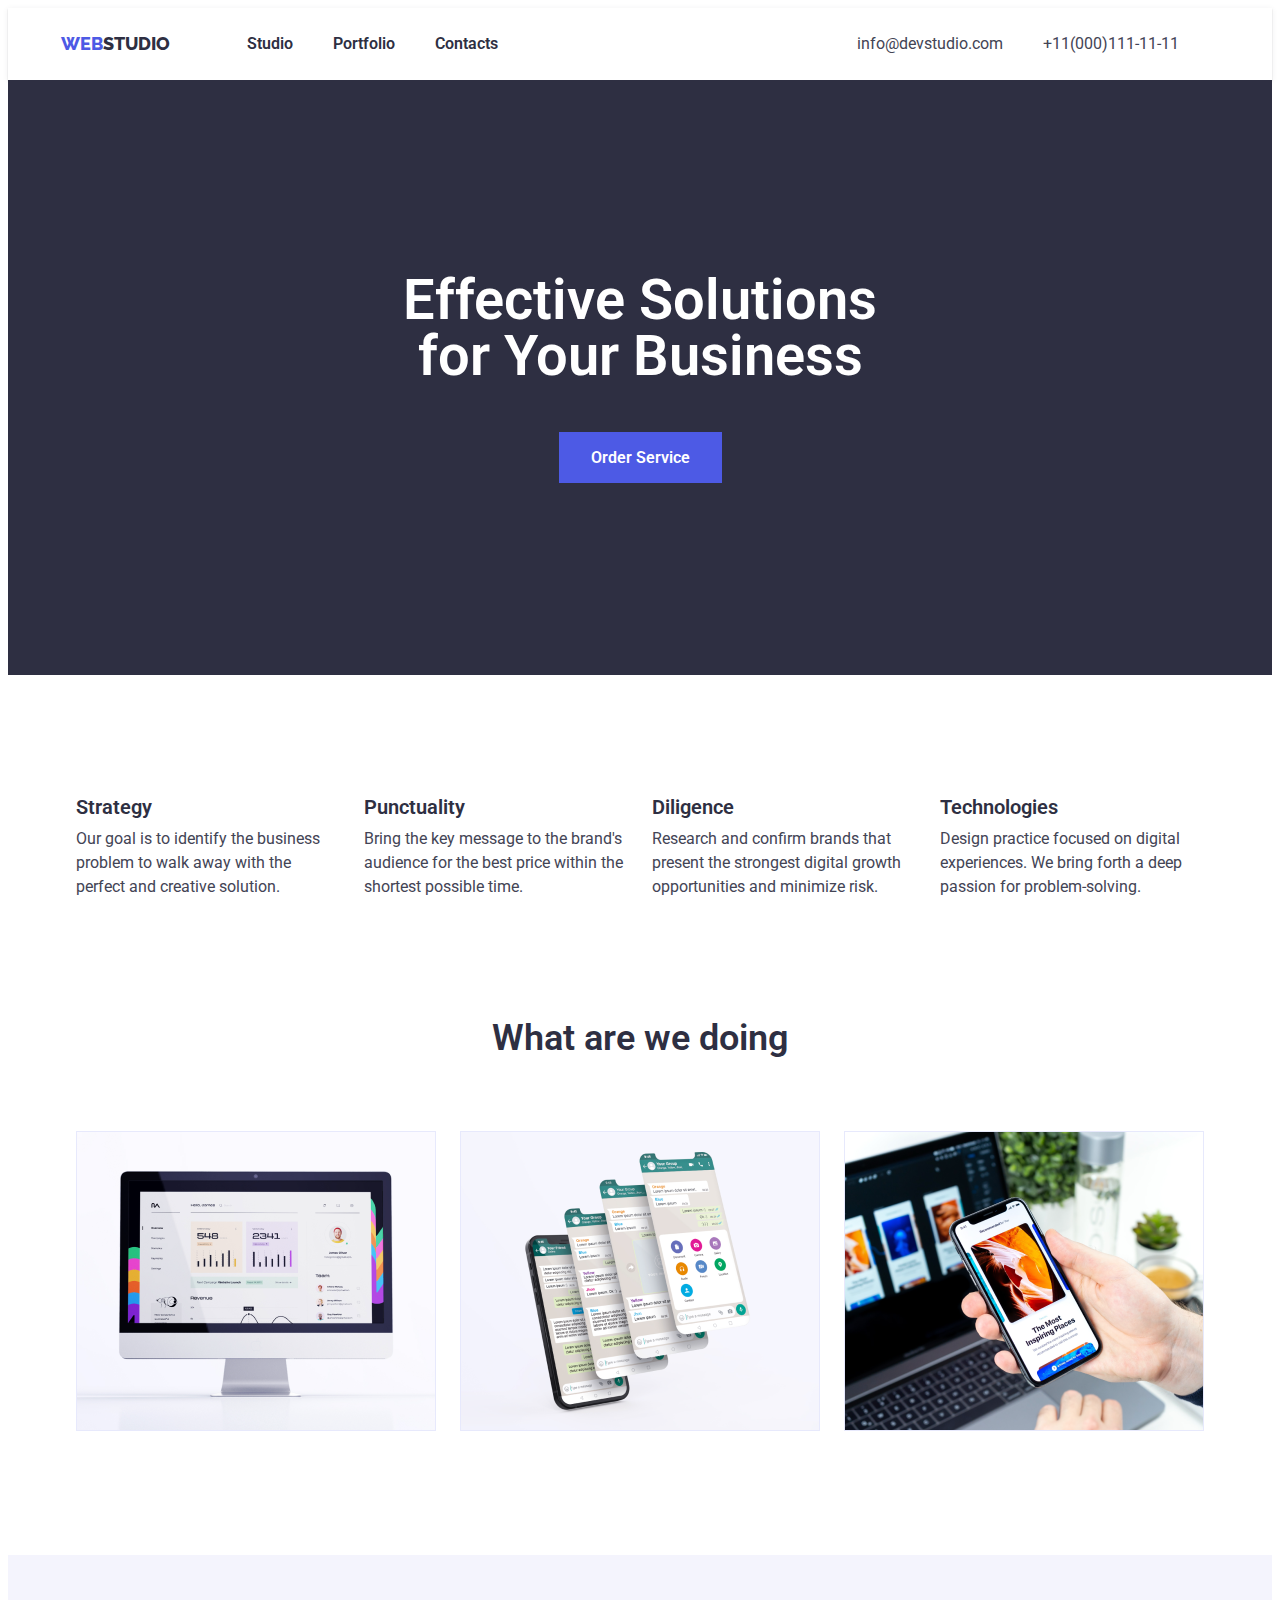
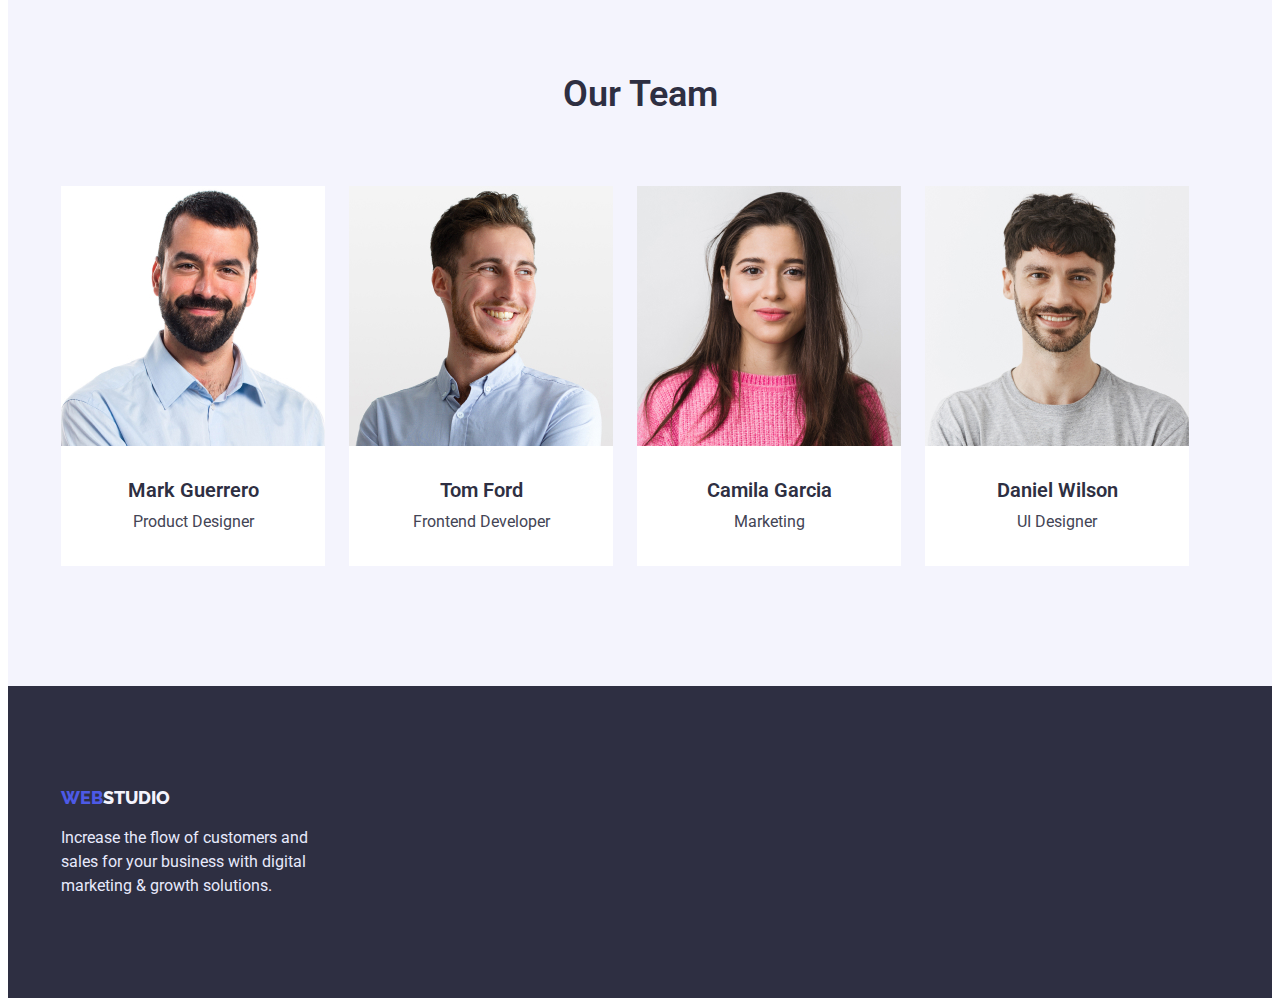
<file: index.html>
<!DOCTYPE html>
<html lang="en">
  <head>
    <meta charset="UTF-8" />
    <meta http-equiv="X-UA-Compatible" content="IE=edge" />
    <meta name="viewport" content="width=device-width, initial-scale=1.0" />
    <title>Document</title>
    <link href="https://fonts.googleapis.com/css2?family=Raleway:wght@800&family=Roboto:wght@400;500&display=swap" rel="stylesheet"/>
    <link rel="stylesheet" href="https://cdnjs.cloudflare.com/ajax/libs/modern-normalize/1.1.0/modern-normalize.min.css" integrity="sha512-wpPYUAdjBVSE4KJnH1VR1HeZfpl1ub8YT/NKx4PuQ5NmX2tKuGu6U/JRp5y+Y8XG2tV+wKQpNHVUX03MfMFn9Q==" crossorigin="anonymous" referrerpolicy="no-referrer" />
    <link rel="stylesheet" href="./css/styles.css"/>
  </head>
  <body>
    <header class="subject">
      <div class="conteiner">
      <nav  class="container-main_navi">
        <a href="#" class="logo-link"> <span class="logo">WEB</span>STUDIO</a>
        <ul style="list-style-type:none" class="list">
          <li class="header-list_items"><a href="#" class="list-studio">Studio</a></li>
          <li class="header-list_items"><a href="./portfolio.html" class="list-portfolio">Portfolio</a></li>
          <li class="header-list_items"><a href="#" class="list-contacts">Contacts</a></li>
        </ul>
      <ul style="list-style-type:none" class="subject-list">
        <li class="subject-list_item"><a href="mailto:info@devstudio.com" class="mail">info@devstudio.com</a></li>
        <li class="subject-list_item"><a href="tel:+11(000)111-11-11" class="tel">+11(000)111-11-11</a></li>
      </ul>
    </nav>
  </div>
    </header>
    <main>
      <section class="hero">
        <div class="container-hero">
        <h1 class="title">Effective Solutions for Your Business</h1>
        <button type="button" class="button"><span class="button-text">Order Service</span></button>
  </div>
      </section>

      <section class="about-us_list">
        <div class="container">
        <h2 class="visually-hidden">about us</h2>
        <ul style="list-style-type:none" class="about-us">
          <li class="about-us_item">
            <h3 class="item">Strategy</h3>
            <p class="items" >
              Our goal is to identify the business problem to walk away with the
              perfect and creative solution.
            </p>
          </li>
          <li class="about-us_item">
            <h3 class="item">Punctuality</h3>
            <p class="items">
              Bring the key message to the brand's audience for the best price
              within the shortest possible time.
            </p>
          </li>
          <li class="about-us_item">
            <h3 class="item">Diligence</h3>
            <p class="items">
              Research and confirm brands that present the strongest digital
              growth opportunities and minimize risk.
            </p>
          </li>
          <li class="about-us_item">
            <h3 class="item">Technologies</h3>
            <p class="items">
              Design practice focused on digital experiences. We bring forth a
              deep passion for problem-solving.
            </p>
          </li>
        </ul>
      </div>
      </section>
      <section class="work-section">
        <div class="container">
        <h2 class="work">What are we doing</h2>
        <ul style="list-style-type:none" class="work-list">
          <li class="work-list_item">
            <img src="./images/1.jpg" alt="desktop applications" width="360" />
          </li>
          <li class="work-list_item">
            <img src="./images/2.jpg" alt="mobile applications" width="360" />
          </li>
          <li class="work-list_item"><img src="./images/3.jpg" alt="applications" width="360" /></li>
        </ul>
      </div>
      </section>
      <section class="we">
        <div class="container">
        <h2 class="comanda">Our Team</h2>
        <ul style="list-style-type:none" class="comanda-list">
          <li class="comanda-we">
            <img class="img" src="./images/4.jpg" alt="Product Designer" width="264" />
            <div class="comanda-we_item">
            <h3 class="name">Mark Guerrero</h3>
            <p class="slogan">Product Designer</p>
          </div>
          </li>
          <li class="comanda-we">
            <img class="img" src="./images/5.jpg" alt="Frontend Developer" width="264" />
            <div class="comanda-we_item">
            <h3 class="name">Tom Ford</h3>
            <p class="slogan">Frontend Developer</p>
          </div>
          </li>
          <li class="comanda-we">
            <img class="img" src="./images/6.jpg" alt="Marketing" width="264" />
            <div  class="comanda-we_item">
            <h3 class="name">Camila Garcia</h3>
            <p class="slogan" >Marketing</p>
          </div>
          </li>
          <li class="comanda-we">
            <img class="img" src="./images/7.jpg" alt="UI Designer" width="264" />
            <div  class="comanda-we_item">
            <h3 class="name">Daniel Wilson</h3>
            <p class="slogan" >UI Designer</p>
          </div>
          </li>
        </ul>
      </div>
      </section>
    </main>

    <footer class="footer">
      <div class="container">
        <div class="footer-logo_links">
      <a href="#" class="logo-links"> <span class="logo">WEB</span>STUDIO</a>
      <p class="text">
        Increase the flow of customers and sales for your business with digital
        marketing & growth solutions.
      </p>
    </div>
    </div>
    </footer>
  </body>
</html>
</file>
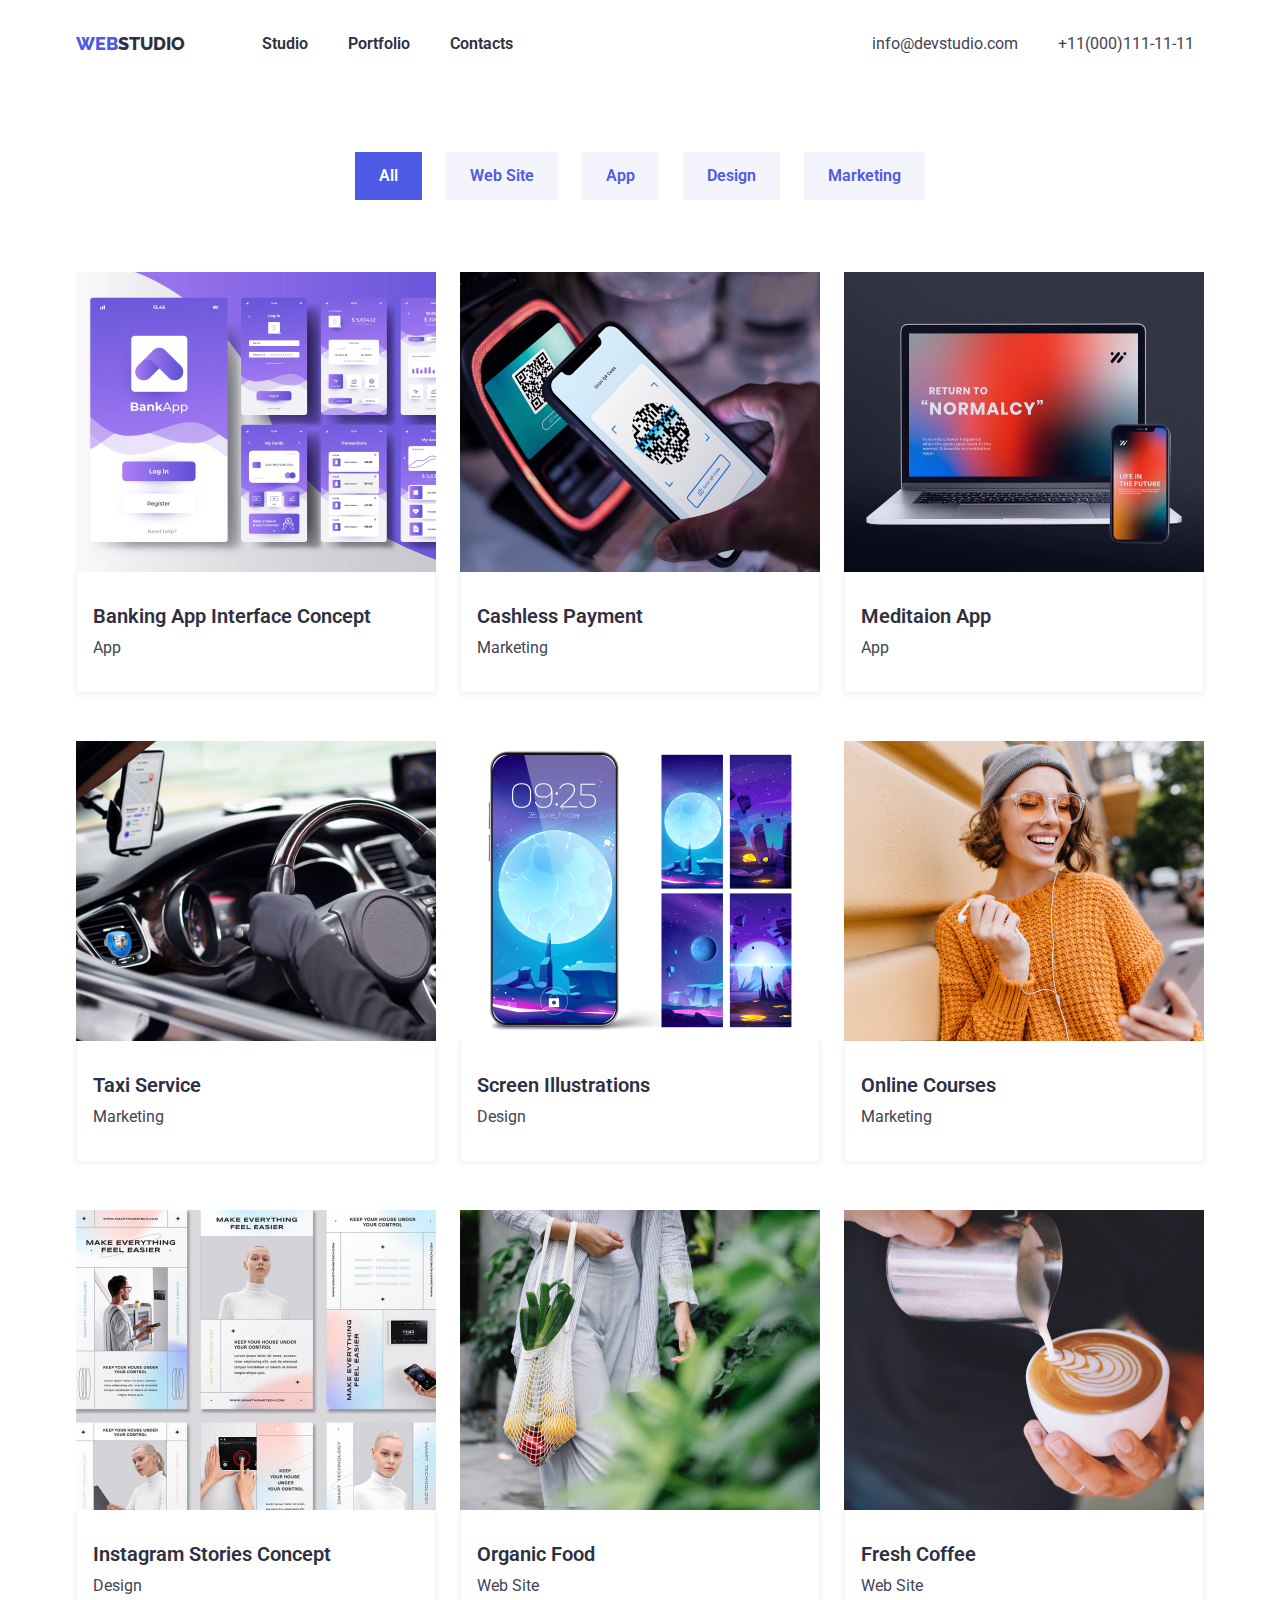
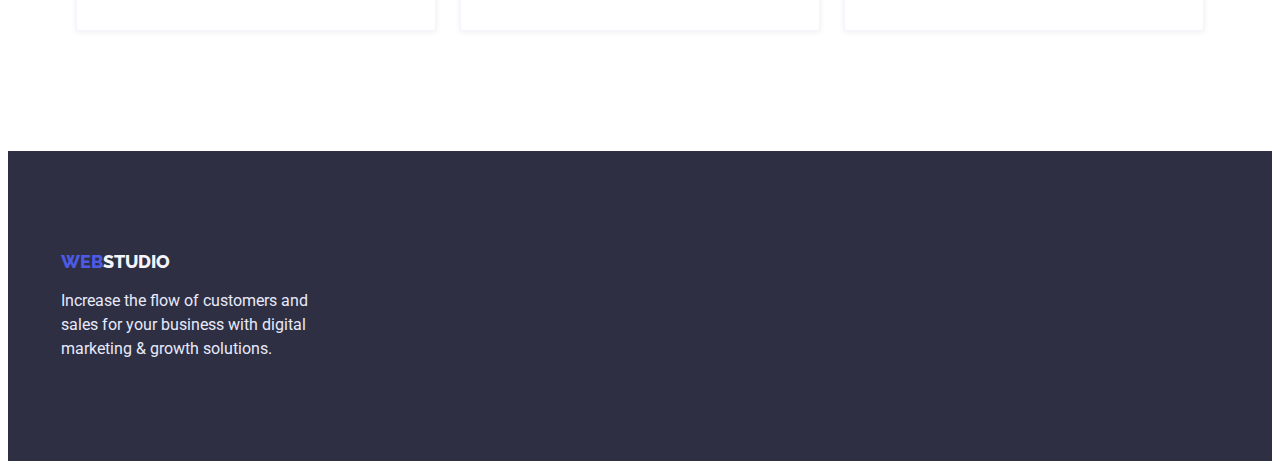
<file: portfolio.html>
<!DOCTYPE html>
<html lang="en">
<head>
    <meta charset="UTF-8">
    <meta http-equiv="X-UA-Compatible" content="IE=edge">
    <meta name="viewport" content="width=device-width, initial-scale=1.0">
    <title>Document</title>
    <link href="https://fonts.googleapis.com/css2?family=Raleway:wght@800&family=Roboto:wght@400;500&display=swap" rel="stylesheet"/>
    <link rel="stylesheet" href="https://cdnjs.cloudflare.com/ajax/libs/modern-normalize/1.1.0/modern-normalize.min.css" integrity="sha512-wpPYUAdjBVSE4KJnH1VR1HeZfpl1ub8YT/NKx4PuQ5NmX2tKuGu6U/JRp5y+Y8XG2tV+wKQpNHVUX03MfMFn9Q==" crossorigin="anonymous" referrerpolicy="no-referrer" />
    <link rel="stylesheet" href="./css/styles.css"/>

</head>
<body>
<header class="header-list_one">
    <div class="container">
    <nav class="container-main_nav">
        <a href="#" class="logo-type"><span class="logos">WEB</span>STUDIO</a>
    <ul style="list-style-type:none" class="header-list">
        <li class="heder-list_item"><a href="#" class="link">Studio</a></li>
        <li class="heder-list_item"><a href="#" class="link">Portfolio</a></li>
        <li class="heder-list_item"><a href="#" class="link">Contacts</a></li>
    </ul>
        <ul style="list-style-type:none" class="header-listt">
            <li  class="heder-listt_item"><a href="mailto:info@devstudio.com" class="e-mail">info@devstudio.com</a></li>
            <li class="heder-listt_item"><a href="tel:+11(000)111-11-11" class="phone">+11(000)111-11-11</a></li>
        </ul>  
    </nav>  
    </div> 
</header>
<main>
    <section class="section-portfolio">
    <div class="container">
    <ul style="list-style-type:none" class="portfolio-btn_list">
        <li class="portfolio-btn_item"><button type="button" class="portfolio-btn-all"> <span class="portfolio-all">All</span> </button></li>
        <li class="portfolio-btn_item"><button type="button" class="portfolio-btn">Web Site</button></li>
        <li class="portfolio-btn_item"><button type="button" class="portfolio-btn">App</button></li>
        <li class="portfolio-btn_item"><button type="button" class="portfolio-btn">Design</button></li>
        <li class="portfolio-btn_item"><button type="button" class="portfolio-btn">Marketing</button></li>
    </ul>
    
        <h1 class="visually-hidden">Works</h1>
        <ul style="list-style-type:none" class="portfolio-cards_list">
            <li class="portfolio-cards_item"> 
                <img class="img-portfolio" src="./images2/1.jpg" alt="App" width="360">
                <div class="portfolio-cards_box">
                <h2 class="content">Banking App Interface Concept</h2>
                <p class="text-item">App</p>
            </div>
            </li>
            <li class="portfolio-cards_item">
                <img class="img-portfolio" src="./images2/2.jpg" alt="Marketing" width="360">
                <div class="portfolio-cards_box">
                <h2 class="content">Cashless Payment</h2>
                <p class="text-item">Marketing</p>
            </div>
            </li>
            <li class="portfolio-cards_item">
                 <img class="img-portfolio" src="./images2/3.jpg" alt="App" width="360">
                 <div class="portfolio-cards_box">
                 <h2 class="content">Meditaion App</h2>
                 <p class="text-item">App</p>
                </div>
            </li>
            <li class="portfolio-cards_item">
                <img class="img-portfolio" src="./images2/4.jpg" alt="Marketing" width="360">
                <div class="portfolio-cards_box">
                 <h2 class="content">Taxi Service</h2>
                 <p class="text-item">Marketing</p>
                </div>
            </li>
            <li class="portfolio-cards_item">
                <img class="img-portfolio" src="./images2/5.jpg" alt="Design" width="360">
                <div class="portfolio-cards_box">
                <h2 class="content">Screen Illustrations</h2>
                <p class="text-item">Design</p>
            </div>
            </li>
            <li class="portfolio-cards_item">
                <img class="img-portfolio" src="./images2/6.jpg" alt="Marketing" width="360">
                <div class="portfolio-cards_box">
                <h2 class="content">Online Courses</h2>
                <p class="text-item">Marketing</p>
            </div>
            </li>
            <li class="portfolio-cards_item">
                <img class="img-portfolio" src="./images2/7.jpg" alt="Design" width="360">
                <div class="portfolio-cards_box">
                <h2 class="content">Instagram Stories Concept</h2>
                <p class="text-item">Design</p>
            </div>
            </li>
            <li class="portfolio-cards_item">
                <img class="img-portfolio" src="./images2/8.jpg" alt="Web Site" width="360">
                <div class="portfolio-cards_box">
                <h2 class="content">Organic Food</h2>
                <p class="text-item">Web Site</p>
            </div> 
            </li>
            <li class="portfolio-cards_item">
                <img class="img-portfolio" src="./images2/9.jpg" alt="Web Site" width="360">
                <div class="portfolio-cards_box">
                <h2 class="content">Fresh Coffee</h2>
                <p class="text-item">Web Site</p>
            </div>
            </li>
        </ul>
    </div>
    </section>
</main>
<footer class="footer-list">
    <div class="container">
    <div class="footer-logo_box">
    <a href="#" class="logo-studio"><span class="logo-web">WEB</span>STUDIO</a>
    <p class="logo-text">Increase the flow of customers and sales for your business with digital marketing & growth solutions.</p>
</div>
</div>
</footer> 
</body>
</html>
</file>
<file: css/styles.css>
:root{
    --NAVYBLUE: #2E2F42;
    --white: #FFFFFF;
    --iris: #4D5AE5;
    --slate: #434455;
    --CLOUD: #F4F4FD;
    --CORNFLOWER: #E7E9FC;
    --bly: #404BBF;
    }

body{
font-family: 'Roboto', sans-serif;
}

.subject{
background: var(--white);
}

.logo{
font-family: 'Raleway', sans-serif; 
font-weight: 800;
font-size: 18px;
line-height: 1.3;
color: var(--iris);
text-decoration: none;
}

.logo-link{
display: block;
font-family: 'Raleway', sans-serif; 
font-weight: 800;
font-size: 18px;
line-height: 1.3;
color: var(--NAVYBLUE);
text-decoration: none;
}

.list{
font-weight: 600;
font-size: 16px;
line-height: 1.5;

}

.list-studio{
color: var(--NAVYBLUE);
text-decoration: none;
list-style-type: none;
}

.list-studio:hover,
.list-studio:focus{
color: var(--iris);
}

.list-studio:active{
color: var(--iris);
}

.list-portfolio{
color: var(--NAVYBLUE);
text-decoration: none;  
}

.list-portfolio:hover,
.list-portfolio:focus{
color: var(--iris);
}

.list-portfolio:active{
color: var(--iris);
}

.list-contacts{
color: var(--NAVYBLUE);
text-decoration: none;  
}

.list-contacts:hover,
.list-contacts:focus{
color: var(--iris);
}

.list-contacts:active{
color: var(--iris);
}

.mail{
font-size: 16px;
line-height: 1.5;
color: var(--slate);
text-decoration: none;
}

.mail:hover,
.mail:focus{
color: var(--iris);
}

.tel{
font-size: 16px;
line-height: 1.5;
color: var(--slate);
text-decoration: none;
}

.tel:hover,
.tel:focus{
color: var(--iris);
}

.hero{
background: var(--NAVYBLUE);
}

.title{
background: var(--NAVYBLUE);
font-weight: 600;
font-size: 56px;
line-height: 1;
color: var(--white);
}

.button{
background: var(--iris);
cursor: pointer;
}

.button-text{
font-family: 'Roboto';
font-weight: 600;
font-size: 16px;
line-height: 1.2;
color: var(--white);  
}


.button:hover,
.button:focus{
color: var(--iris);
}

.button:active{
color: var(--bly);
}

.item{
font-weight: 600;
font-size: 20px;
line-height: 1.2;
color: var(--NAVYBLUE);
}

.items{
font-size: 16px;
line-height: 1.5;
color: var(--slate);
}

.work{
font-weight: 600;
font-size: 36px;
line-height: 1.1;
color: var(--NAVYBLUE);
}

.we{
background: var(--CLOUD);
}

.comanda{
font-weight: 600;
font-size: 36px;
line-height: 1.1;
color: var(--NAVYBLUE);  
}

.comanda-we{
background: var(--white);
}

.name{
font-weight: 600;
font-size: 20px;
line-height: 1.2;
color: var(--NAVYBLUE);
}

.slogan{
font-size: 16px;
line-height: 1.5;
color: var(--slate); 
}

.footer{
background: var(--NAVYBLUE);
}


/* 02*/

.logo-links{
font-family: 'Raleway', sans-serif; 
font-style: normal;
font-weight: 800;
font-size: 18px;
line-height: 1.2;
color: var(--CLOUD);
text-decoration: none; 
}

.text{
font-size: 16px;
line-height: 1.5;
color: var(--CORNFLOWER);   
}

.body{
font-family: 'Roboto', sans-serif; 
}

.header-list{
background: var(--white);
font-style: normal;
}

.logos{
font-family: 'Raleway', sans-serif; 
font-weight: 800;
font-size: 18px;
line-height: 1.3;
color: var(--iris);
text-decoration: none;
}

.logo-type{
font-family: 'Raleway', sans-serif;
font-weight: 800;
font-size: 18px;
line-height: 1.3;
color: var(--NAVYBLUE);
text-decoration: none;
}

.link{
font-weight: 600;
font-size: 16px;
line-height: 1.5;
color: var(--NAVYBLUE);
text-decoration: none;
}

.link:hover,
.link:focus{
color: var(--iris);
}

.link:active{
color: var(--iris);
}

.e-mail{
font-size: 16px;
line-height: 1.5;
color: var(--slate);
text-decoration: none;
}

.e-mail:hover,
.e-mail:focus{
color: var(--iris);
}

.phone{
font-size: 16px;
line-height: 1.5;
color: var(--slate);  
text-decoration: none;
}

.phone:hover,
.phone:focus{
color: var(--iris);
}

.portfolio-all{
color: var(--white);
}


.portfolio-btn-all{
background: var(--iris);
font-family: inherit;
font-weight: 600;
font-size: 16px;
line-height: 1.5;
color: var(--white);
cursor: pointer;
}

.portfolio-btn-all:hover,
.portfolio-btn-all:focus{
color: var(--white);   
background-color: var(--iris);
}

.portfolio-btn-all:active{
color: var(--bly);
}

.portfolio-btn{
background: var(--CLOUD);
font-family: inherit;
font-weight: 600;
font-size: 16px;
line-height: 1.5;
color: var(--iris);
cursor: pointer;
}

.portfolio-btn:hover,
.portfolio-btn:focus{
 color: var(--white);   
 background-color: var(--iris);
}

.portfolio-btn:active{
color: var(--bly);
}

.content{
font-weight: 600;
font-size: 20px;
line-height: 1.2;
color: var(--NAVYBLUE);
}

.text-item{
font-size: 16px;
line-height: 1.5;
color: var(--slate);
}

.footer-list{
background: var(--NAVYBLUE);
}

.logo-web{
font-family: 'Raleway', sans-serif; 
font-weight: 800;
font-size: 18px;
line-height: 1.2;
color: var(--iris);
text-decoration: none;
}

.logo-studio{
font-family: 'Raleway', sans-serif; 
font-weight: 800;
font-size: 18px;
line-height: 1.2;
color: var(--CLOUD);
text-decoration: none;
}

.logo-text{
font-weight: 400;
font-size: 16px;
line-height: 1.5;
color: var(--CORNFLOWER); 
}


/* general conteiner/section-page for two pages*/

h1,
h2,
h3,
p {
margin: 0;
}

ul {
list-style: none;
padding-left: 0;
margin: 0;
}

.container{
width: 1158px;
padding: 0 15px;
margin: 0  auto;
}

.section-page{
padding-top: 96px;
padding-bottom: 120px;
}


/* one page */ 

.logo-link{
display: block; 
padding-top: 24px;
padding-bottom: 24px;
}

.list{
display: flex; 
margin-left: 77px;
}

.header-list_items{
 margin-right: 40px; 
}

.list-studio{
display: block; 
padding-top: 24px;
padding-bottom: 24px; 
}

.list-portfolio{
display: block; 
padding-top: 24px;
padding-bottom: 24px;
}

.list-contacts{
margin-right: 0;
display: block; 
padding-top: 24px;
padding-bottom: 24px;
}

.subject{
box-shadow: 0px 2px 1px rgba(46, 47, 66, 0.08), 0px 1px 1px rgba(46, 47, 66, 0.16), 0px 1px 6px rgba(46, 47, 66, 0.08);
}

.subject-list{
display: flex;
margin-left: auto;
}

.subject-list_item{
margin-right: 40px;
}

.mail{
display: block; 
padding-top: 24px;
padding-bottom: 24px;  
}

.tel{
display: block; 
padding-top: 24px;
padding-bottom: 24px;
}


.container-main_navi{
display: flex;
width: 1158px;
padding: 0 15px;
margin: 0 auto;
}

.hero{
text-align: center;
padding-top: 192px;
padding-bottom: 192px;
}

.container-hero{
margin-right: auto;
margin-left: auto;
width: 492px;
}

.title{
display: block;
}

.button{
display: inline-block;  
padding: 16px 32px;
border: none;
margin-top: 48px;
}

.visually-hidden{
position: absolute;
width: 1px;
height: 1px;
margin: -1px;
border: 0;
padding: 0;
 white-space: nowrap;
clip-path: inset(100%);
clip: rect(0 0 0 0);
overflow: hidden;
}

.about-us_list{
padding-top: 120px;
padding-bottom: 120px;
}

.about-us{
display: flex;
justify-content: center;
gap: 24px;
}

.item{
margin-bottom: 8px;
}

.about-us_item{
 width: 264px;
}

.work-section{
padding-bottom: 120px;
}

.work{
text-align: center;
margin-bottom: 72px;
}

.work-list{
display: flex;
justify-content: center;
gap: 24px;
}

.we{
padding-top: 120px;
padding-bottom: 120px;
}

.comanda{
text-align: center; 
margin-bottom: 72px; 
}

.comanda-list{
display: flex;
gap: 24px;
}

.comanda-we_item{
padding: 32px 16px;
text-align: center;
border-radius: 0px 0px 4px 4px;
}

.name{
margin-bottom: 8px;
}


.img{
display: block;
max-width: 100%; 
height: auto;
}


.footer{
padding-top: 100px;
padding-bottom: 100px;
}

.footer-logo_links{
 display: block;
 width: 264px;
flex-wrap: wrap; 
}

.text{
margin-top: 16px;
}





/* two page */

.logo-type{
display: block;
padding-top: 24px;
padding-bottom: 24px;
}

.heder-listt_one{
box-shadow: 0px 2px 1px rgba(46, 47, 66, 0.08), 0px 1px 1px rgba(46, 47, 66, 0.16), 0px 1px 6px rgba(46, 47, 66, 0.08);
}

.header-list{
display: flex;
margin-left: 77px;
}

.heder-list_item{
margin-right: 40px; 
}

.link{

display: block; 
padding-top: 24px;
padding-bottom: 24px; 
}

.header-listt{
display: flex;
margin-left: auto;
}

.heder-listt_item{
margin-right: 40px;    
}

.e-mail{
display: block; 
padding-top: 24px;
padding-bottom: 24px;
}
 
.phone{
display: block; 
padding-top: 24px;
padding-bottom: 24px; 
}
    
.container-main_nav{
display: flex;
width: 1158px;
padding: 0 15px;
margin: 0 auto;
}

.section-portfolio{
padding-top: 72px;
padding-bottom: 120px;
}

.portfolio-btn_list{
display: flex;
justify-content: center;
gap: 24px;
margin-bottom: 72px;
}

.portfolio-btn-all{
line-height: 1.5;
font-size: 16px;
padding: 12px 24px;
border: 0;
}

.portfolio-btn{
line-height: 1.5;
font-size: 16px;
padding: 12px 24px;
border: 0;
}

.portfolio-cards_list{
display: flex;
justify-content: center;
flex-wrap: wrap;
}

.portfolio-cards_item{
margin-right: 24px;
margin-bottom: 48px;
}

.portfolio-cards_item:nth-child(3n) {
margin-right: 0;
}

.portfolio-cards_item:nth-last-child(-n + 3){
 margin-bottom: 0;
}


.img-portfolio{
display: block;
max-width: 100%; 
height: auto;   
}

/*.portfolio-cards_item{
    flex-basis: calc ( (100% - 2 * 24px) / 3);  
    }*/



.portfolio-cards_box{
padding: 32px 16px;
border: 0.5px solid #F4F4FD;
border-top: 0;
box-shadow: 0px 1px 6px rgba(46, 47, 66, 0.08);
}

.portfolio-cards_box:hover,
.portfolio-cards_box:focus{
box-shadow: 0px 1px 6px rgba(46, 47, 66, 0.08), 0px 1px 1px rgba(46, 47, 66, 0.16), 0px 2px 1px rgba(46, 47, 66, 0.08);  
}

.content{
margin-bottom: 8px;
}

.footer-list{
padding-top: 100px;
padding-bottom: 100px;
}

.footer-logo_box{
width: 264px;
display: flex;
flex-wrap: wrap; 
}

.logo-text{ 
margin-top: 16px;
}
</file>
